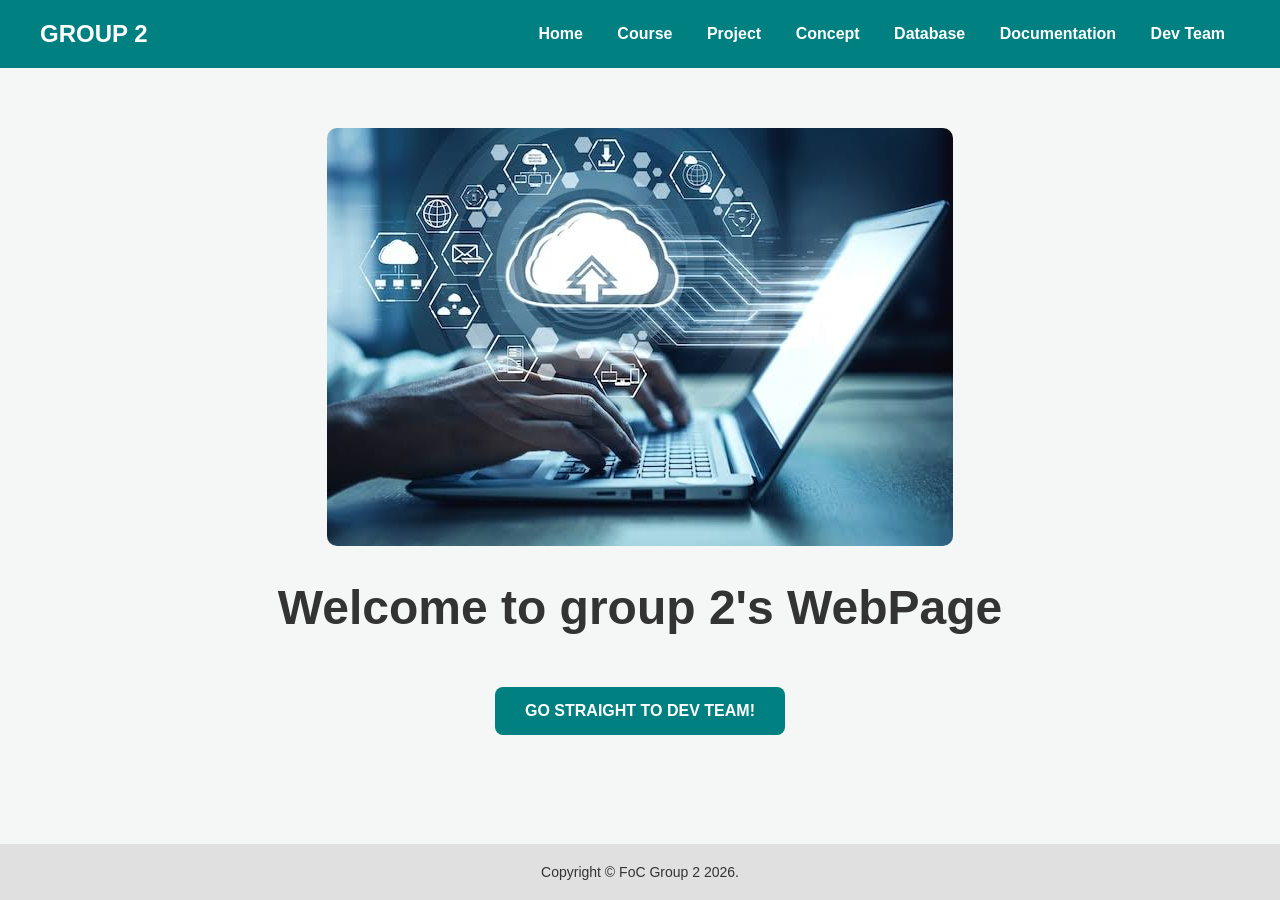
<file: index.html>
<!DOCTYPE html>
<html lang="en">
<head>
    <meta charset="UTF-8">
    <title>Group 2 - Home</title>
    <link rel="stylesheet" href="style.css">
</head>
<body>
    <header>
        <div class="logo">GROUP 2</div>
        <nav>
            <a href="index.html">Home</a>
            <a href="course.html">Course</a>
            <a href="projects.html">Project</a>
            <a href="concepts.html">Concept</a>
            <a href="database.html">Database</a>
            <a href="documentation.html">Documentation</a>
            <a href="devteam.html">Dev Team</a>
        </nav>
    </header>

    <main>
        <img src="home.jpg" alt="Home Banner" style="border-radius: 10px; margin-top: 20px; max-width: 100%;">
        <h1 style="font-size: 48px; margin-top: 30px;">Welcome to group 2's WebPage</h1>
        <a href="devteam.html" class="btn">GO STRAIGHT TO DEV TEAM!</a>
    </main>

    <footer>Copyright © FoC Group 2 2026.</footer>
</body>
</html>
</file>
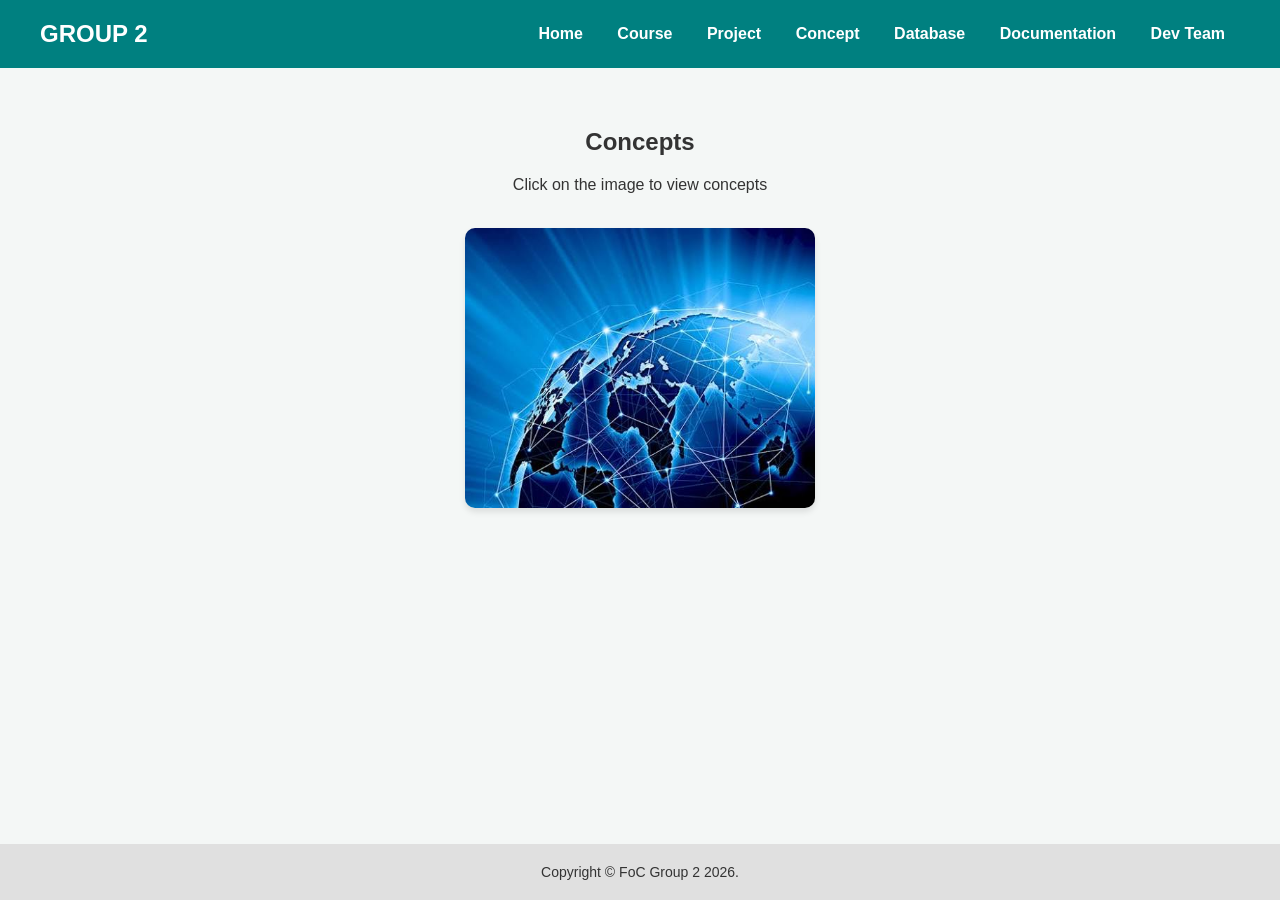
<file: concepts.html>
<!DOCTYPE html>
<html lang="en">
<head>
    <meta charset="UTF-8">
    <title>Group 2 - Concepts</title>
    <link rel="stylesheet" href="style.css">
</head>
<body>
    <header>
        <div class="logo">GROUP 2</div>
        <nav>
            <a href="index.html">Home</a>
            <a href="course.html">Course</a>
            <a href="projects.html">Project</a>
            <a href="concepts.html">Concept</a>
            <a href="database.html">Database</a>
            <a href="documentation.html">Documentation</a>
            <a href="devteam.html">Dev Team</a>
        </nav>
    </header>

    <main>
        <h2>Concepts</h2>
        <p>Click on the image to view concepts</p>
        <br>
        <a href="https://2025162958.github.io/indivFOC/index.html" target="_blank">
            <img src="concepts.jpg" alt="Static versus Dynamic Structures Presentation" style="border-radius: 10px; box-shadow: 0 4px 6px rgba(0,0,0,0.1); max-width: 350px;">
        </a>
    </main>

    <footer>Copyright © FoC Group 2 2026.</footer>
</body>
</html>
</file>
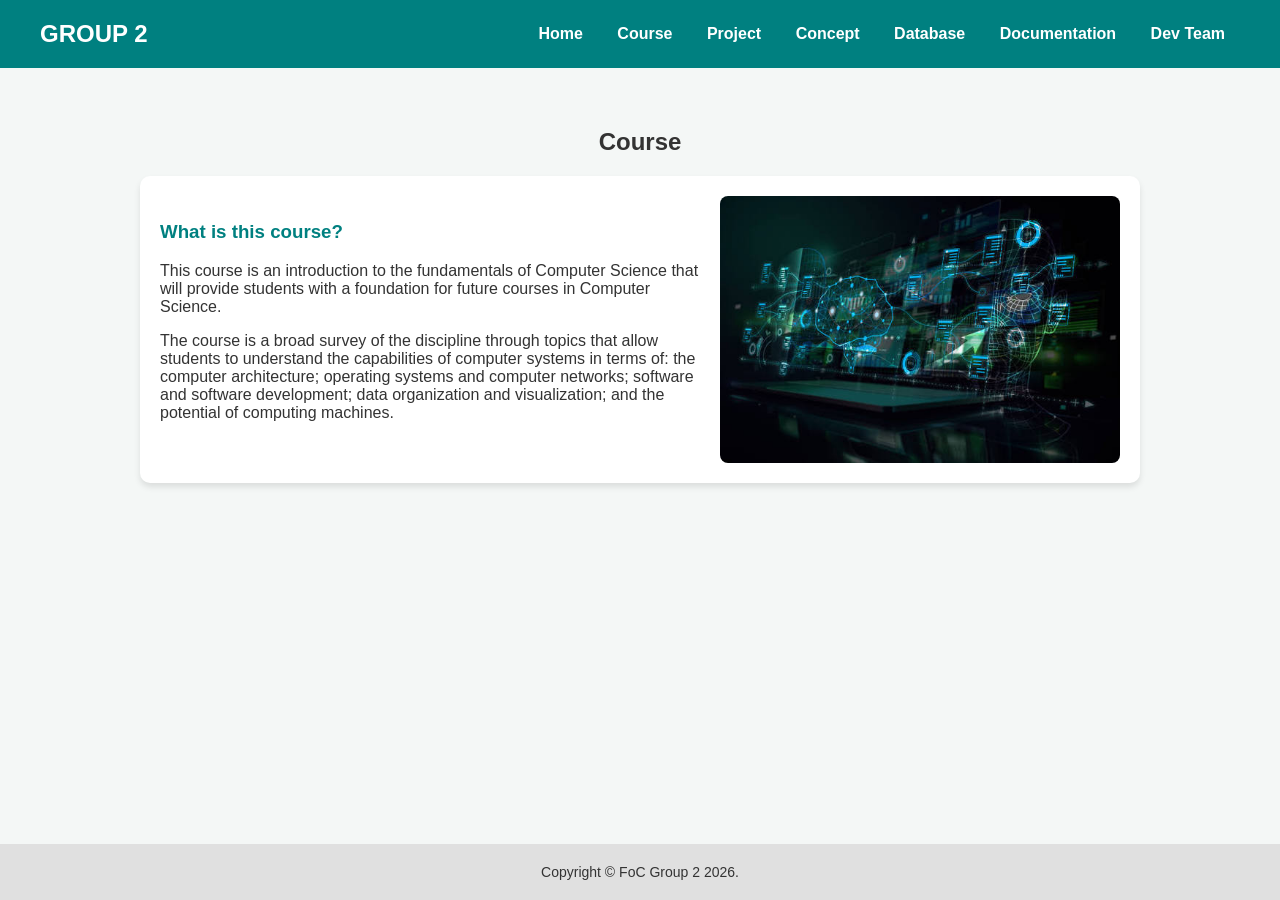
<file: course.html>
<!DOCTYPE html>
<html lang="en">
<head>
    <meta charset="UTF-8">
    <title>Group 2 - Course</title>
    <link rel="stylesheet" href="style.css">
</head>
<body>
    <header>
        <div class="logo">GROUP 2</div>
        <nav>
            <a href="index.html">Home</a>
            <a href="course.html">Course</a>
            <a href="projects.html">Project</a>
            <a href="concepts.html">Concept</a>
            <a href="database.html">Database</a>
            <a href="documentation.html">Documentation</a>
            <a href="devteam.html">Dev Team</a>
        </nav>
    </header>

    <main>
        <h2>Course</h2>
        <div class="card" style="width: 80%; margin: 0 auto; display: flex; align-items: center; gap: 20px;">
            <div>
                <h3>What is this course?</h3>
                <p>This course is an introduction to the fundamentals of Computer Science that will provide students with a foundation for future courses in Computer Science.</p>
                <p>The course is a broad survey of the discipline through topics that allow students to understand the capabilities of computer systems in terms of: the computer architecture; operating systems and computer networks; software and software development; data organization and visualization; and the potential of computing machines.</p>
            </div>
            <img src="course.jpg" alt="Course Picture" style="border-radius: 8px; max-width: 400px;">
        </div>
    </main>

    <footer>Copyright © FoC Group 2 2026.</footer>
</body>
</html>
</file>
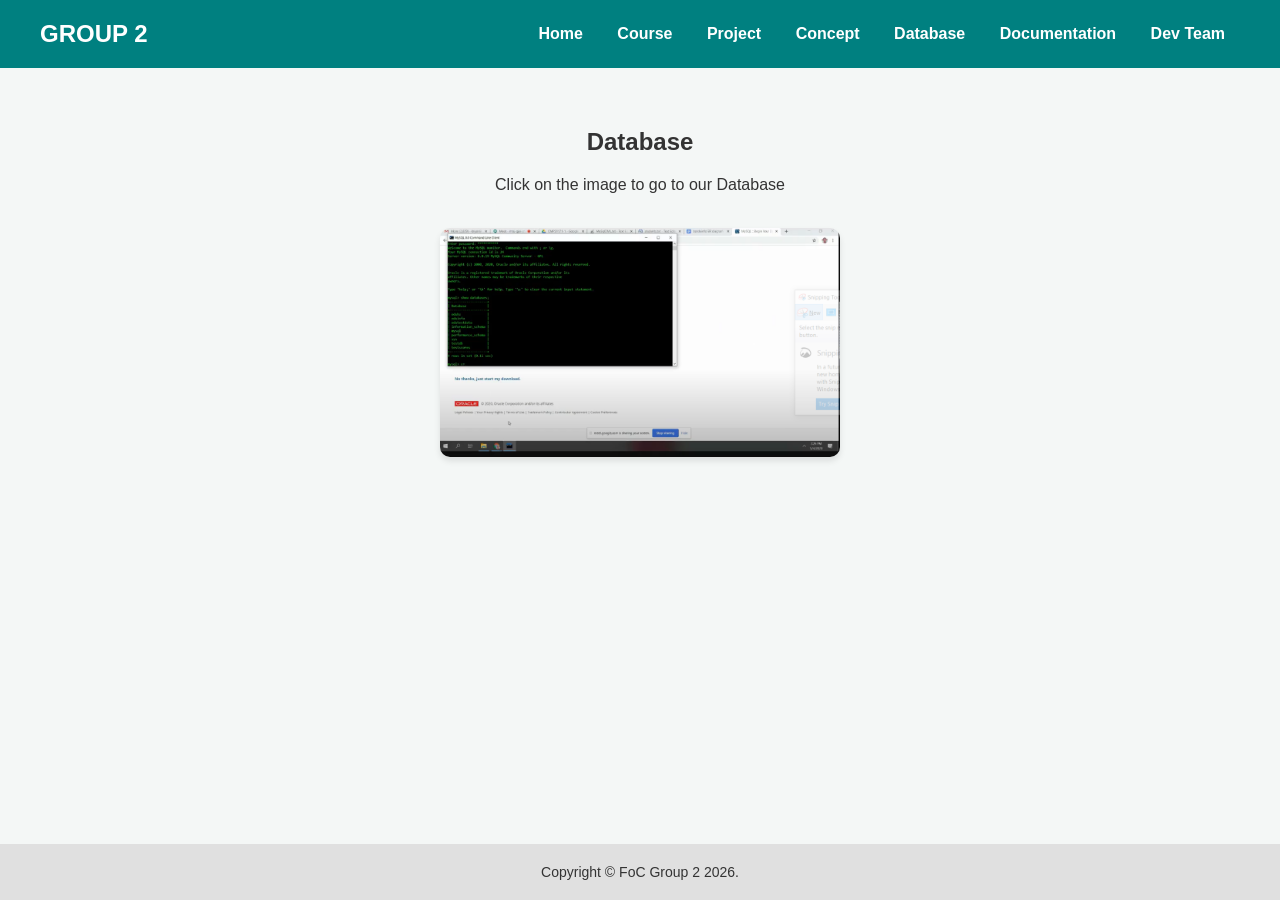
<file: database.html>
<!DOCTYPE html>
<html lang="en">
<head>
    <meta charset="UTF-8">
    <title>Group 2 - Database</title>
    <link rel="stylesheet" href="style.css">
</head>
<body>
    <header>
        <div class="logo">GROUP 2</div>
        <nav>
            <a href="index.html">Home</a>
            <a href="course.html">Course</a>
            <a href="projects.html">Project</a>
            <a href="concepts.html">Concept</a>
            <a href="database.html">Database</a>
            <a href="documentation.html">Documentation</a>
            <a href="devteam.html">Dev Team</a>
        </nav>
    </header>

    <main>
        <h2>Database</h2>
        <p>Click on the image to go to our Database</p>
        <br>
        <a href="https://firebase.google.com/" target="_blank">
            <img src="database.png" alt="UBCST Database Prototype" style="border-radius: 10px; box-shadow: 0 4px 6px rgba(0,0,0,0.1); max-width: 400px;">
        </a>
    </main>

    <footer>Copyright © FoC Group 2 2026.</footer>
</body>
</html>
</file>
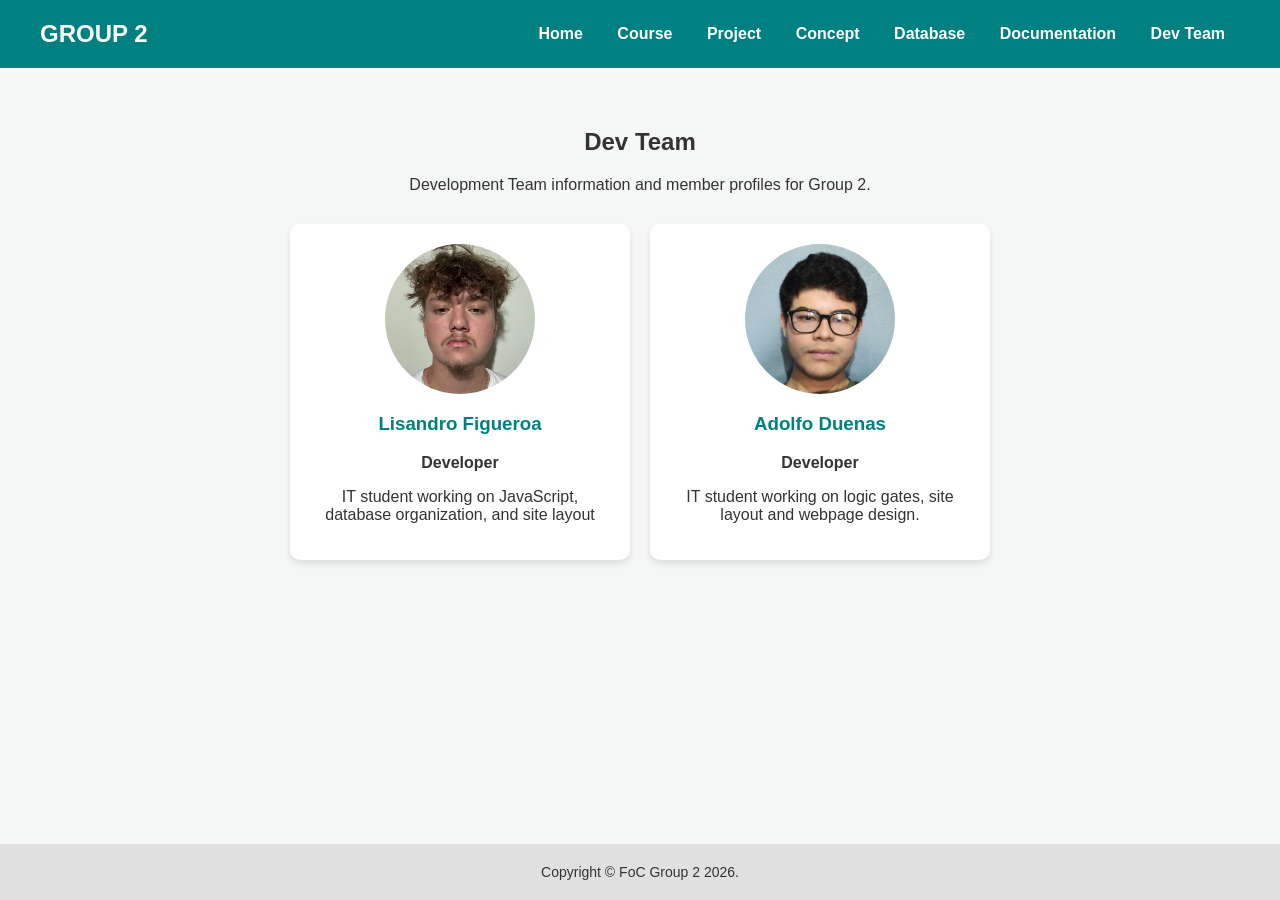
<file: devteam.html>
<!DOCTYPE html>
<html lang="en">
<head>
    <meta charset="UTF-8">
    <title>Group 2 - Dev Team</title>
    <link rel="stylesheet" href="style.css">
</head>
<body>
    <header>
        <div class="logo">GROUP 2</div>
        <nav>
            <a href="index.html">Home</a>
            <a href="course.html">Course</a>
            <a href="projects.html">Project</a>
            <a href="concepts.html">Concept</a>
            <a href="database.html">Database</a>
            <a href="documentation.html">Documentation</a>
            <a href="devteam.html">Dev Team</a>
        </nav>
    </header>

    <main>
        <h2>Dev Team</h2>
        <p>Development Team information and member profiles for Group 2.</p>
        
        <div class="grid-container">
            <div class="card center-text">
                <img src="lisandro.jpg" alt="Lisandro Figueroa" style="border-radius: 50%; width: 150px; height: 150px; object-fit: cover; margin-bottom: 15px;">
                <h3>Lisandro Figueroa</h3>
                <p><strong>Developer</strong></p>
                <p>IT student working on JavaScript, database organization, and site layout</p>
            </div>
            <div class="card center-text">
                <img src="adolfo.jpg" alt="Adolfo Duenas" style="border-radius: 50%; width: 150px; height: 150px; object-fit: cover; margin-bottom: 15px;">
                <h3>Adolfo Duenas</h3>
                <p><strong>Developer</strong></p>
                <p>IT student working on logic gates, site layout and webpage design.</p>
            </div>
        </div>
    </main>

    <footer>Copyright © FoC Group 2 2026.</footer>
</body>
</html>
</file>
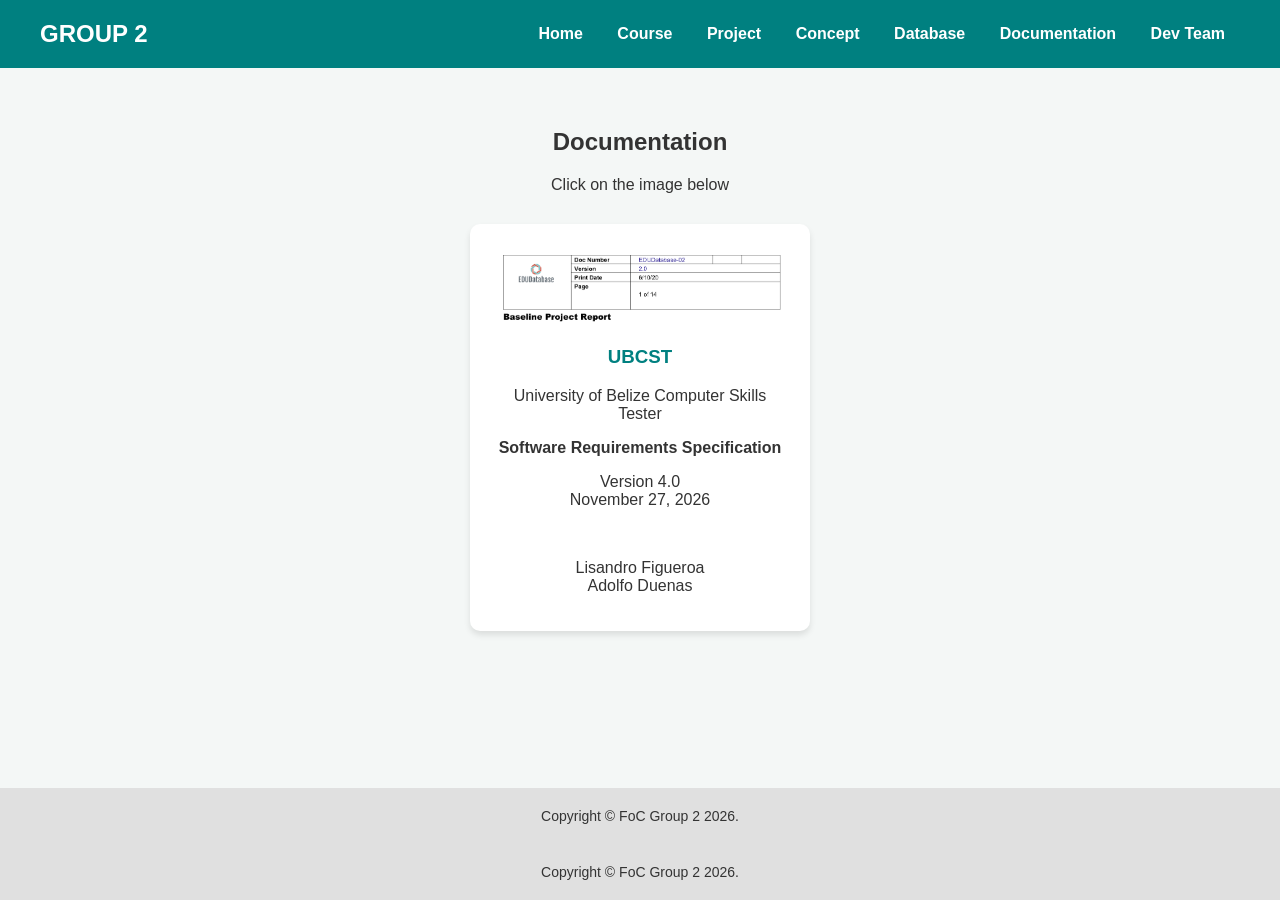
<file: documentation.html>
<!DOCTYPE html>
<html lang="en">
<head>
    <meta charset="UTF-8">
    <title>Group 2 - Documentation</title>
    <link rel="stylesheet" href="style.css">
</head>
<body>
    <header>
        <div class="logo">GROUP 2</div>
        <nav>
            <a href="index.html">Home</a>
            <a href="course.html">Course</a>
            <a href="projects.html">Project</a>
            <a href="concepts.html">Concept</a>
            <a href="database.html">Database</a>
            <a href="documentation.html">Documentation</a>
            <a href="devteam.html">Dev Team</a>
        </nav>
    </header>

    <main>
        <h2>Documentation</h2>
        <p>Click on the image below</p>
        
        <div class="grid-container">
            <a href="https://docs.google.com/" target="_blank" class="card center-text">
                <img src="documentation.png" alt="Documentation Preview" style="border-radius: 8px; margin-bottom: 15px; width: 100%;">
                <h3>UBCST</h3>
                <p>University of Belize Computer Skills Tester</p>
                <p><strong>Software Requirements Specification</strong></p>
                <p>Version 4.0<br>November 27, 2026</p>
                <br>
                <p>Lisandro Figueroa<br>Adolfo Duenas</p>
            </a>
        </div>
    </main>

    <footer>Copyright © FoC Group 2 2026.</footer>
</body>
</html>

    <footer>Copyright © FoC Group 2 2026.</footer>
</body>
</html>
</file>
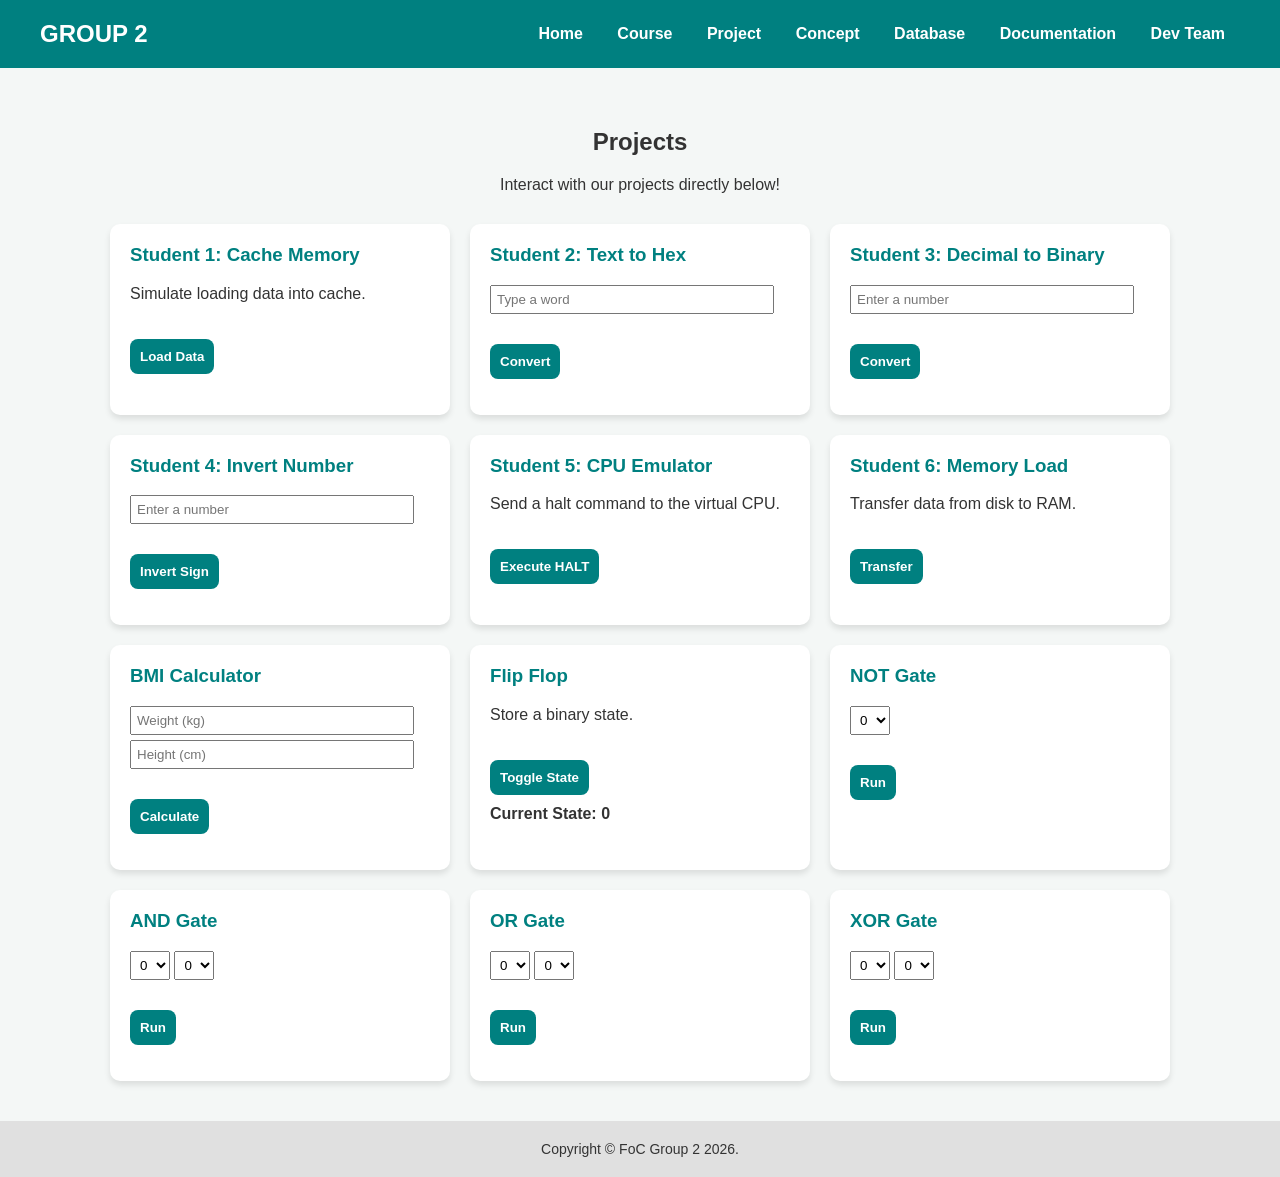
<file: projects.html>
<!DOCTYPE html>
<html lang="en">
<head>
    <meta charset="UTF-8">
    <title>Group 2 - Projects</title>
    <link rel="stylesheet" href="style.css">
</head>
<body>
    <header>
        <div class="logo">GROUP 2</div>
        <nav>
            <a href="index.html">Home</a>
            <a href="course.html">Course</a>
            <a href="projects.html">Project</a>
            <a href="concepts.html">Concept</a>
            <a href="database.html">Database</a>
            <a href="documentation.html">Documentation</a>
            <a href="devteam.html">Dev Team</a>
        </nav>
    </header>

    <main>
        <h2>Projects</h2>
        <p>Interact with our projects directly below!</p>
        
        <div class="grid-container">
            
            <div class="card">
                <h3>Student 1: Cache Memory</h3>
                <p>Simulate loading data into cache.</p>
                <button class="btn" onclick="runCache()" style="padding: 10px;">Load Data</button>
                <p id="resCache" style="font-weight:bold; margin-top:10px;"></p>
            </div>

            <div class="card">
                <h3>Student 2: Text to Hex</h3>
                <input type="text" id="inHex" placeholder="Type a word" style="width: 90%; padding: 5px; margin-bottom: 10px;">
                <button class="btn" onclick="runHex()" style="padding: 10px;">Convert</button>
                <p id="resHex" style="font-weight:bold; margin-top:10px;"></p>
            </div>

            <div class="card">
                <h3>Student 3: Decimal to Binary</h3>
                <input type="number" id="inBin" placeholder="Enter a number" style="width: 90%; padding: 5px; margin-bottom: 10px;">
                <button class="btn" onclick="runBin()" style="padding: 10px;">Convert</button>
                <p id="resBin" style="font-weight:bold; margin-top:10px;"></p>
            </div>

            <div class="card">
                <h3>Student 4: Invert Number</h3>
                <input type="number" id="inInv" placeholder="Enter a number" style="width: 90%; padding: 5px; margin-bottom: 10px;">
                <button class="btn" onclick="runInv()" style="padding: 10px;">Invert Sign</button>
                <p id="resInv" style="font-weight:bold; margin-top:10px;"></p>
            </div>

            <div class="card">
                <h3>Student 5: CPU Emulator</h3>
                <p>Send a halt command to the virtual CPU.</p>
                <button class="btn" onclick="runCpu()" style="padding: 10px;">Execute HALT</button>
                <p id="resCpu" style="font-weight:bold; margin-top:10px;"></p>
            </div>

            <div class="card">
                <h3>Student 6: Memory Load</h3>
                <p>Transfer data from disk to RAM.</p>
                <button class="btn" onclick="runMem()" style="padding: 10px;">Transfer</button>
                <p id="resMem" style="font-weight:bold; margin-top:10px;"></p>
            </div>

            <div class="card">
                <h3>BMI Calculator</h3>
                <input type="number" id="weight" placeholder="Weight (kg)" style="width: 90%; padding: 5px; margin-bottom: 5px;">
                <input type="number" id="height" placeholder="Height (cm)" style="width: 90%; padding: 5px; margin-bottom: 10px;">
                <button class="btn" onclick="runBmi()" style="padding: 10px;">Calculate</button>
                <p id="resBmi" style="font-weight:bold; margin-top:10px;"></p>
            </div>

            <div class="card">
                <h3>Flip Flop</h3>
                <p>Store a binary state.</p>
                <button class="btn" onclick="runFlipFlop()" style="padding: 10px;">Toggle State</button>
                <p id="resFlipFlop" style="font-weight:bold; margin-top:10px;">Current State: 0</p>
            </div>

            <div class="card">
                <h3>NOT Gate</h3>
                <select id="notA" style="padding: 5px; margin-bottom: 10px;">
                    <option value="0">0</option>
                    <option value="1">1</option>
                </select>
                <button class="btn" onclick="runNot()" style="padding: 10px; display:block;">Run</button>
                <p id="resNot" style="font-weight:bold; margin-top:10px;"></p>
            </div>

            <div class="card">
                <h3>AND Gate</h3>
                <select id="andA" style="padding: 5px; margin-bottom: 5px;"><option value="0">0</option><option value="1">1</option></select>
                <select id="andB" style="padding: 5px; margin-bottom: 10px;"><option value="0">0</option><option value="1">1</option></select>
                <button class="btn" onclick="runAnd()" style="padding: 10px; display:block;">Run</button>
                <p id="resAnd" style="font-weight:bold; margin-top:10px;"></p>
            </div>

            <div class="card">
                <h3>OR Gate</h3>
                <select id="orA" style="padding: 5px; margin-bottom: 5px;"><option value="0">0</option><option value="1">1</option></select>
                <select id="orB" style="padding: 5px; margin-bottom: 10px;"><option value="0">0</option><option value="1">1</option></select>
                <button class="btn" onclick="runOr()" style="padding: 10px; display:block;">Run</button>
                <p id="resOr" style="font-weight:bold; margin-top:10px;"></p>
            </div>

            <div class="card">
                <h3>XOR Gate</h3>
                <select id="xorA" style="padding: 5px; margin-bottom: 5px;"><option value="0">0</option><option value="1">1</option></select>
                <select id="xorB" style="padding: 5px; margin-bottom: 10px;"><option value="0">0</option><option value="1">1</option></select>
                <button class="btn" onclick="runXor()" style="padding: 10px; display:block;">Run</button>
                <p id="resXor" style="font-weight:bold; margin-top:10px;"></p>
            </div>

        </div>
    </main>

    <footer>Copyright © FoC Group 2 2026.</footer>

    <script>
        function runCache() {
            document.getElementById("resCache").innerText = "Data loaded into cache successfully!";
        }

        function runHex() {
            let str = document.getElementById("inHex").value;
            let hex = "";
            for(let i=0; i<str.length; i++) {
                hex += str.charCodeAt(i).toString(16) + " ";
            }
            document.getElementById("resHex").innerText = "Hex: " + hex;
        }

        function runBin() {
            let num = parseInt(document.getElementById("inBin").value);
            if(!isNaN(num)) {
                document.getElementById("resBin").innerText = "Binary: " + num.toString(2);
            }
        }

        function runInv() {
            let num = parseInt(document.getElementById("inInv").value);
            if(!isNaN(num)) {
                document.getElementById("resInv").innerText = "Inverted: " + (num * -1);
            }
        }

        function runCpu() {
            document.getElementById("resCpu").innerText = "Execution stopped. CPU halted.";
        }

        function runMem() {
            document.getElementById("resMem").innerText = "RAM allocated and data stored.";
        }

        function runBmi() {
            let w = document.getElementById("weight").value;
            let h = document.getElementById("height").value / 100;
            if(w && h) {
                let bmi = (w / (h * h)).toFixed(1);
                document.getElementById("resBmi").innerText = "BMI: " + bmi;
            }
        }

        let ffState = 0;
        function runFlipFlop() {
            ffState = ffState === 0 ? 1 : 0;
            document.getElementById("resFlipFlop").innerText = "Current State: " + ffState;
        }

        function runNot() {
            let val = parseInt(document.getElementById("notA").value);
            let out = val === 0 ? 1 : 0;
            document.getElementById("resNot").innerText = "Output: " + out;
        }

        function runAnd() {
            let a = parseInt(document.getElementById("andA").value);
            let b = parseInt(document.getElementById("andB").value);
            let out = (a === 1 && b === 1) ? 1 : 0;
            document.getElementById("resAnd").innerText = "Output: " + out;
        }

        function runOr() {
            let a = parseInt(document.getElementById("orA").value);
            let b = parseInt(document.getElementById("orB").value);
            let out = (a === 1 || b === 1) ? 1 : 0;
            document.getElementById("resOr").innerText = "Output: " + out;
        }

        function runXor() {
            let a = parseInt(document.getElementById("xorA").value);
            let b = parseInt(document.getElementById("xorB").value);
            let out = (a !== b) ? 1 : 0;
            document.getElementById("resXor").innerText = "Output: " + out;
        }
    </script>
</body>
</html>
</file>
<file: style.css>
body {
    font-family: 'Segoe UI', Tahoma, Geneva, Verdana, sans-serif;
    background-color: #f4f7f6;
    color: #333;
    margin: 0;
    padding: 0;
    display: flex;
    flex-direction: column;
    min-height: 100vh;
}

header {
    background-color: #008080;
    color: white;
    padding: 20px 40px;
    display: flex;
    justify-content: space-between;
    align-items: center;
}

.logo { 
    font-size: 24px; 
    font-weight: bold; 
}

nav a {
    color: white;
    text-decoration: none;
    margin: 0 15px;
    font-weight: bold;
    transition: 0.3s;
}

nav a:hover { 
    color: #ffeb3b; 
}

main {
    flex: 1;
    padding: 40px 20px;
    text-align: center;
    max-width: 1200px;
    margin: 0 auto;
    width: 100%;
}

.btn {
    display: inline-block;
    padding: 15px 30px;
    background-color: #008080;
    color: white;
    text-decoration: none;
    border-radius: 8px;
    font-weight: bold;
    margin-top: 20px;
    border: none;
    cursor: pointer;
}

.btn:hover { 
    background-color: #005959; 
}

.grid-container {
    display: flex;
    flex-wrap: wrap;
    justify-content: center;
    gap: 20px;
    margin-top: 30px;
}

.card {
    background: white;
    padding: 20px;
    border-radius: 10px;
    box-shadow: 0 4px 6px rgba(0,0,0,0.1);
    width: 300px;
    text-align: left;
    transition: transform 0.2s;
    text-decoration: none;
    color: inherit;
    display: block;
}

.card:hover { 
    transform: translateY(-5px); 
}

.card h3 { 
    color: #008080; 
    margin-top: 0; 
}

.center-text { 
    text-align: center; 
}

footer {
    text-align: center;
    padding: 20px;
    background-color: #e0e0e0;
    font-size: 14px;
}
</file>
